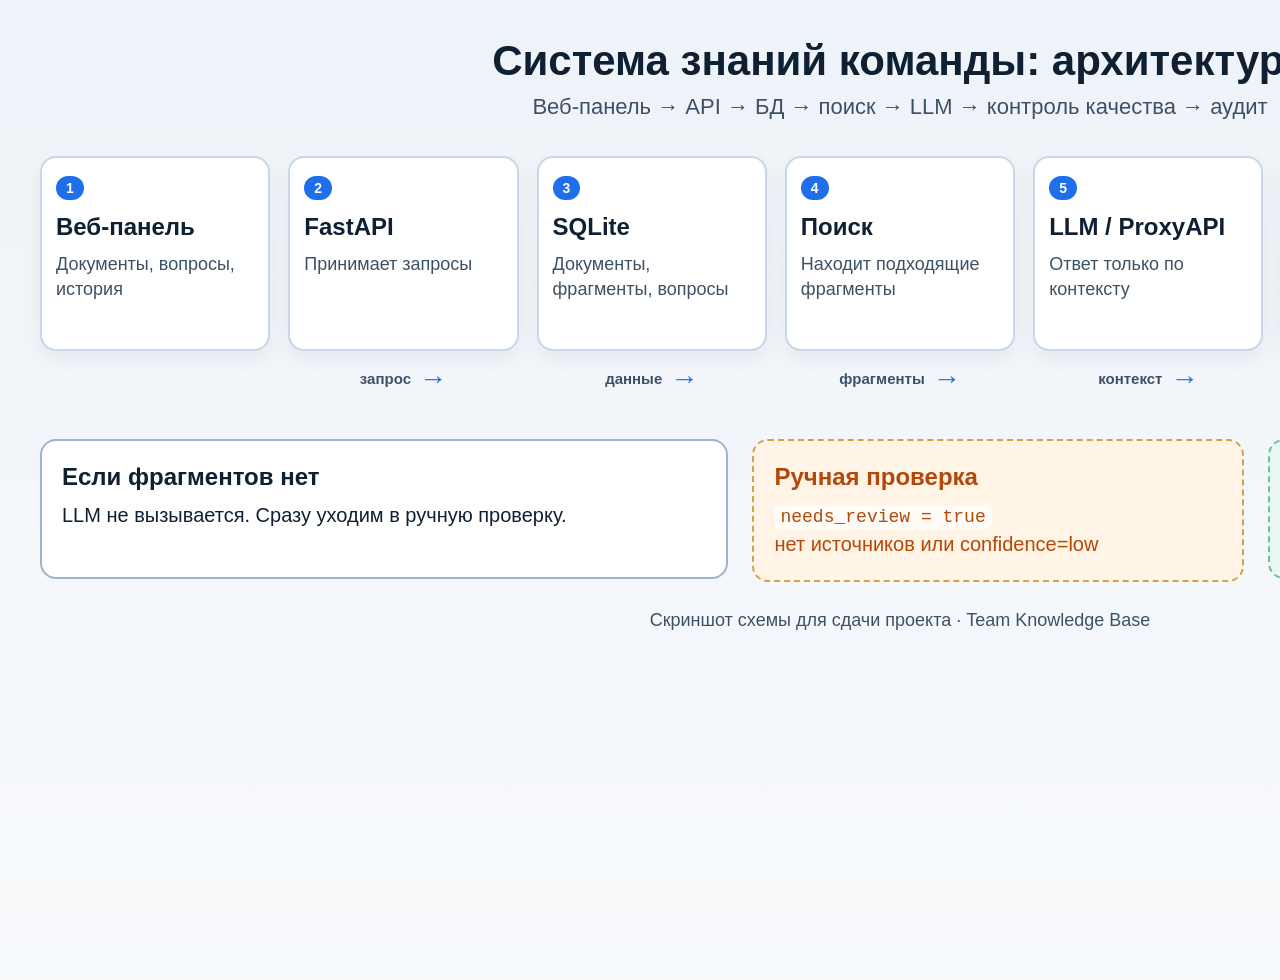
<file: docs/evidence/architecture_board.html>
<!DOCTYPE html>
<html lang="ru">
<head>
  <meta charset="UTF-8" />
  <title>Архитектура — Система знаний команды</title>
  <style>
    :root {
      --bg: #f4f7fb;
      --ink: #102033;
      --muted: #3d5166;
      --line: #1f6feb;
      --box: #ffffff;
      --border: #c9d6e5;
      --warn: #b54708;
      --warn-bg: #fff4e5;
      --safe: #0b6e4f;
      --safe-bg: #e8f7f0;
    }
    * { box-sizing: border-box; }
    body {
      margin: 0;
      font-family: "Segoe UI", Arial, sans-serif;
      background: var(--bg);
      color: var(--ink);
    }
    .board {
      width: 1800px;
      min-height: 980px;
      padding: 36px 40px 48px;
      background: linear-gradient(180deg, #eef3f9 0%, #f8fafc 100%);
    }
    h1 {
      margin: 0 0 8px;
      font-size: 42px;
      line-height: 1.2;
      text-align: center;
      font-weight: 700;
    }
    .subtitle {
      margin: 0 0 36px;
      text-align: center;
      font-size: 22px;
      color: var(--muted);
    }
    .flow {
      display: grid;
      grid-template-columns: repeat(7, 1fr);
      gap: 18px;
      align-items: stretch;
      position: relative;
    }
    .card {
      background: var(--box);
      border: 2px solid var(--border);
      border-radius: 16px;
      padding: 18px 14px;
      min-height: 150px;
      box-shadow: 0 8px 20px rgba(16, 32, 51, 0.06);
      position: relative;
    }
    .card .num {
      display: inline-block;
      font-size: 14px;
      font-weight: 700;
      color: #fff;
      background: var(--line);
      border-radius: 999px;
      padding: 4px 10px;
      margin-bottom: 12px;
    }
    .card h2 {
      margin: 0 0 10px;
      font-size: 24px;
      line-height: 1.25;
    }
    .card p {
      margin: 0;
      font-size: 18px;
      line-height: 1.35;
      color: var(--muted);
    }
    .arrows {
      display: grid;
      grid-template-columns: repeat(7, 1fr);
      gap: 18px;
      margin: 10px 0 8px;
      height: 36px;
    }
    .arrows .slot {
      display: flex;
      align-items: center;
      justify-content: center;
      font-size: 28px;
      color: var(--line);
      font-weight: 700;
    }
    .arrows .slot span {
      font-size: 15px;
      color: var(--muted);
      margin-right: 8px;
      font-weight: 600;
    }
    .branch {
      margin-top: 42px;
      display: grid;
      grid-template-columns: 1.4fr 1fr 1fr;
      gap: 24px;
      align-items: start;
    }
    .note, .review, .safe {
      border-radius: 16px;
      padding: 22px 20px;
      border: 2px dashed #d0a24c;
      background: var(--warn-bg);
      color: var(--warn);
      min-height: 140px;
    }
    .review h3, .safe h3, .note h3 {
      margin: 0 0 10px;
      font-size: 24px;
    }
    .review p, .safe p, .note p {
      margin: 0;
      font-size: 20px;
      line-height: 1.4;
    }
    .safe {
      border-color: #6fbf9a;
      background: var(--safe-bg);
      color: var(--safe);
    }
    .note {
      border-style: solid;
      border-color: #9db4cb;
      background: #fff;
      color: var(--ink);
    }
    .note code, .review code {
      font-family: Consolas, "Courier New", monospace;
      font-size: 18px;
      background: rgba(255,255,255,0.7);
      padding: 2px 6px;
      border-radius: 6px;
    }
    .legend {
      margin-top: 28px;
      font-size: 18px;
      color: var(--muted);
      text-align: center;
    }
  </style>
</head>
<body>
  <div class="board" id="board">
    <h1>Система знаний команды: архитектура</h1>
    <p class="subtitle">Веб-панель → API → БД → поиск → LLM → контроль качества → аудит</p>

    <div class="flow">
      <div class="card">
        <div class="num">1</div>
        <h2>Веб-панель</h2>
        <p>Документы, вопросы, история</p>
      </div>
      <div class="card">
        <div class="num">2</div>
        <h2>FastAPI</h2>
        <p>Принимает запросы</p>
      </div>
      <div class="card">
        <div class="num">3</div>
        <h2>SQLite</h2>
        <p>Документы, фрагменты, вопросы</p>
      </div>
      <div class="card">
        <div class="num">4</div>
        <h2>Поиск</h2>
        <p>Находит подходящие фрагменты</p>
      </div>
      <div class="card">
        <div class="num">5</div>
        <h2>LLM / ProxyAPI</h2>
        <p>Ответ только по контексту</p>
      </div>
      <div class="card">
        <div class="num">6</div>
        <h2>Контроль качества</h2>
        <p>Строгий JSON, источники, confidence</p>
      </div>
      <div class="card">
        <div class="num">7</div>
        <h2>Аудит</h2>
        <p>Вход, выход, статус, ошибка, время</p>
      </div>
    </div>

    <div class="arrows">
      <div class="slot"></div>
      <div class="slot"><span>запрос</span>→</div>
      <div class="slot"><span>данные</span>→</div>
      <div class="slot"><span>фрагменты</span>→</div>
      <div class="slot"><span>контекст</span>→</div>
      <div class="slot"><span>JSON</span>→</div>
      <div class="slot"><span>запись</span>→</div>
    </div>

    <div class="branch">
      <div class="note">
        <h3>Если фрагментов нет</h3>
        <p>LLM не вызывается. Сразу уходим в ручную проверку.</p>
      </div>
      <div class="review">
        <h3>Ручная проверка</h3>
        <p><code>needs_review = true</code><br/>нет источников или confidence=low</p>
      </div>
      <div class="safe">
        <h3>Безопасный ответ</h3>
        <p>«Данных недостаточно»</p>
      </div>
    </div>

    <p class="legend">Скриншот схемы для сдачи проекта · Team Knowledge Base</p>
  </div>
</body>
</html>
</file>
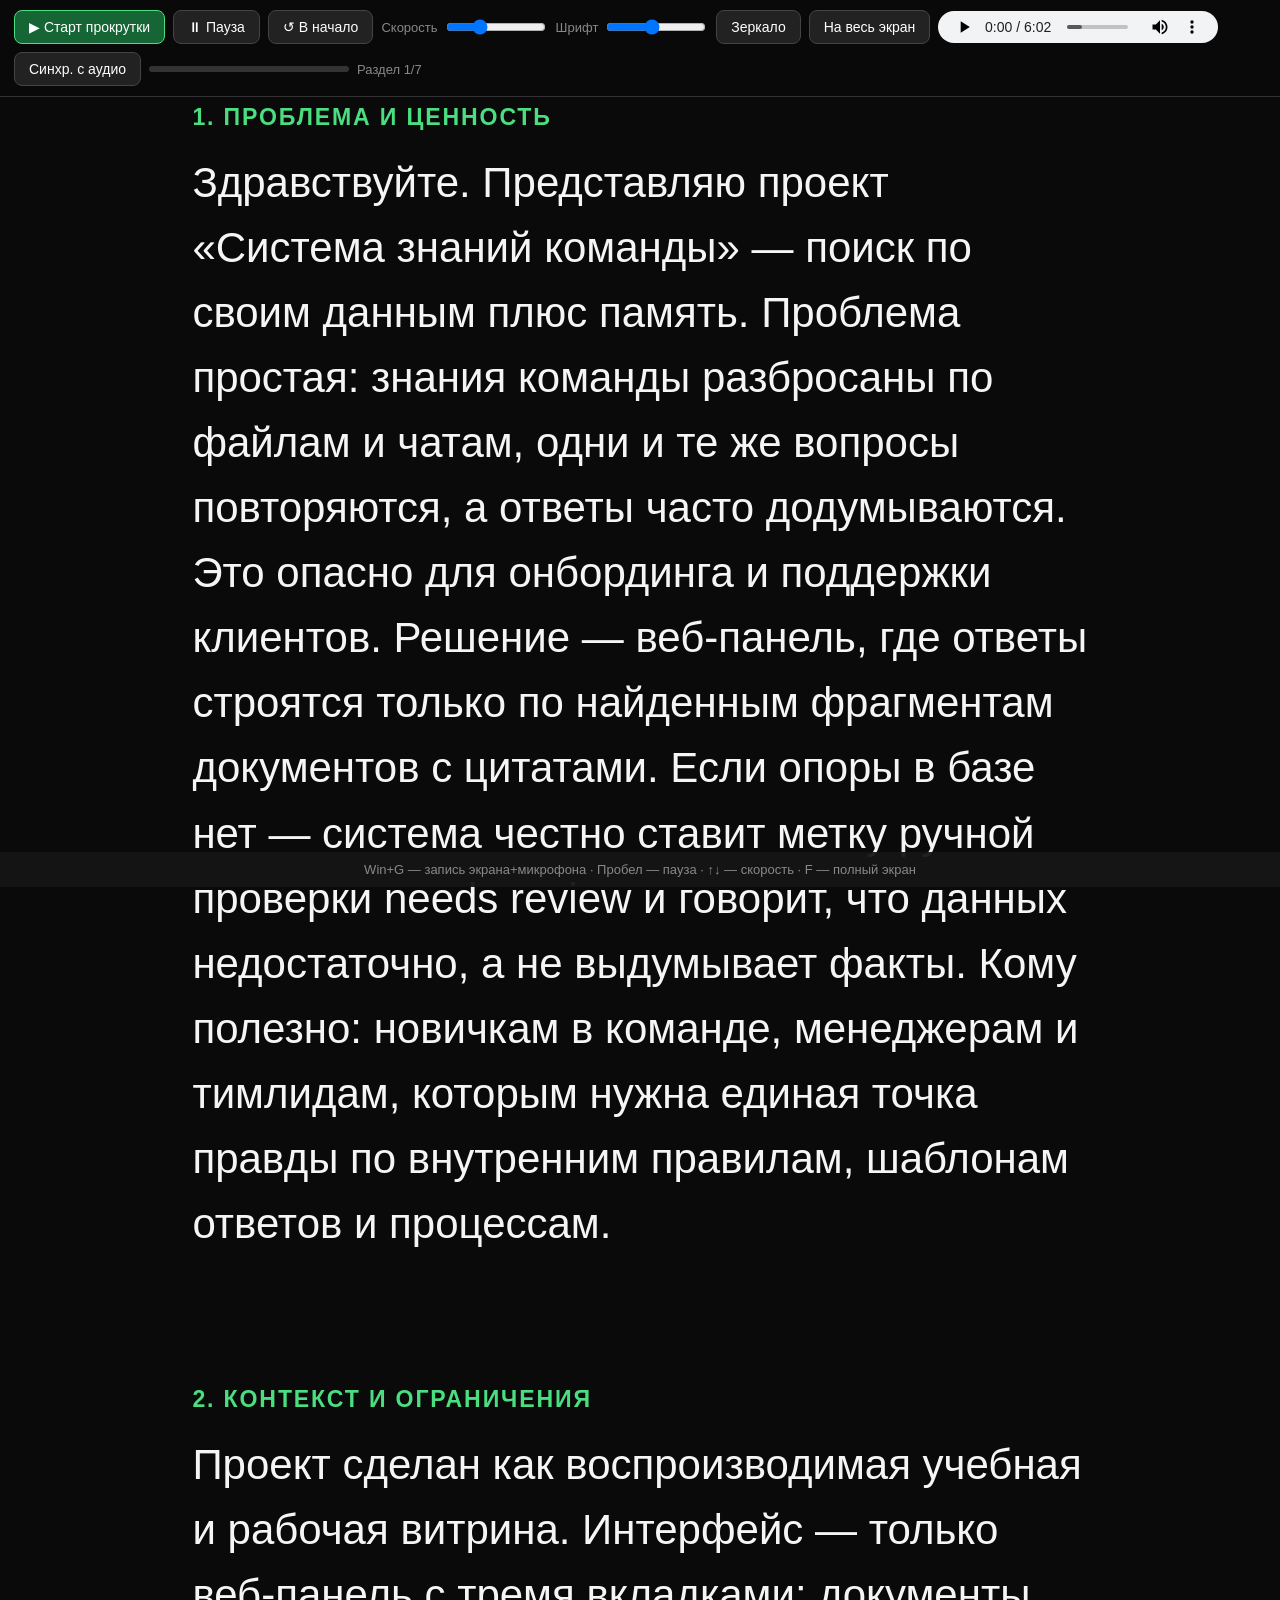
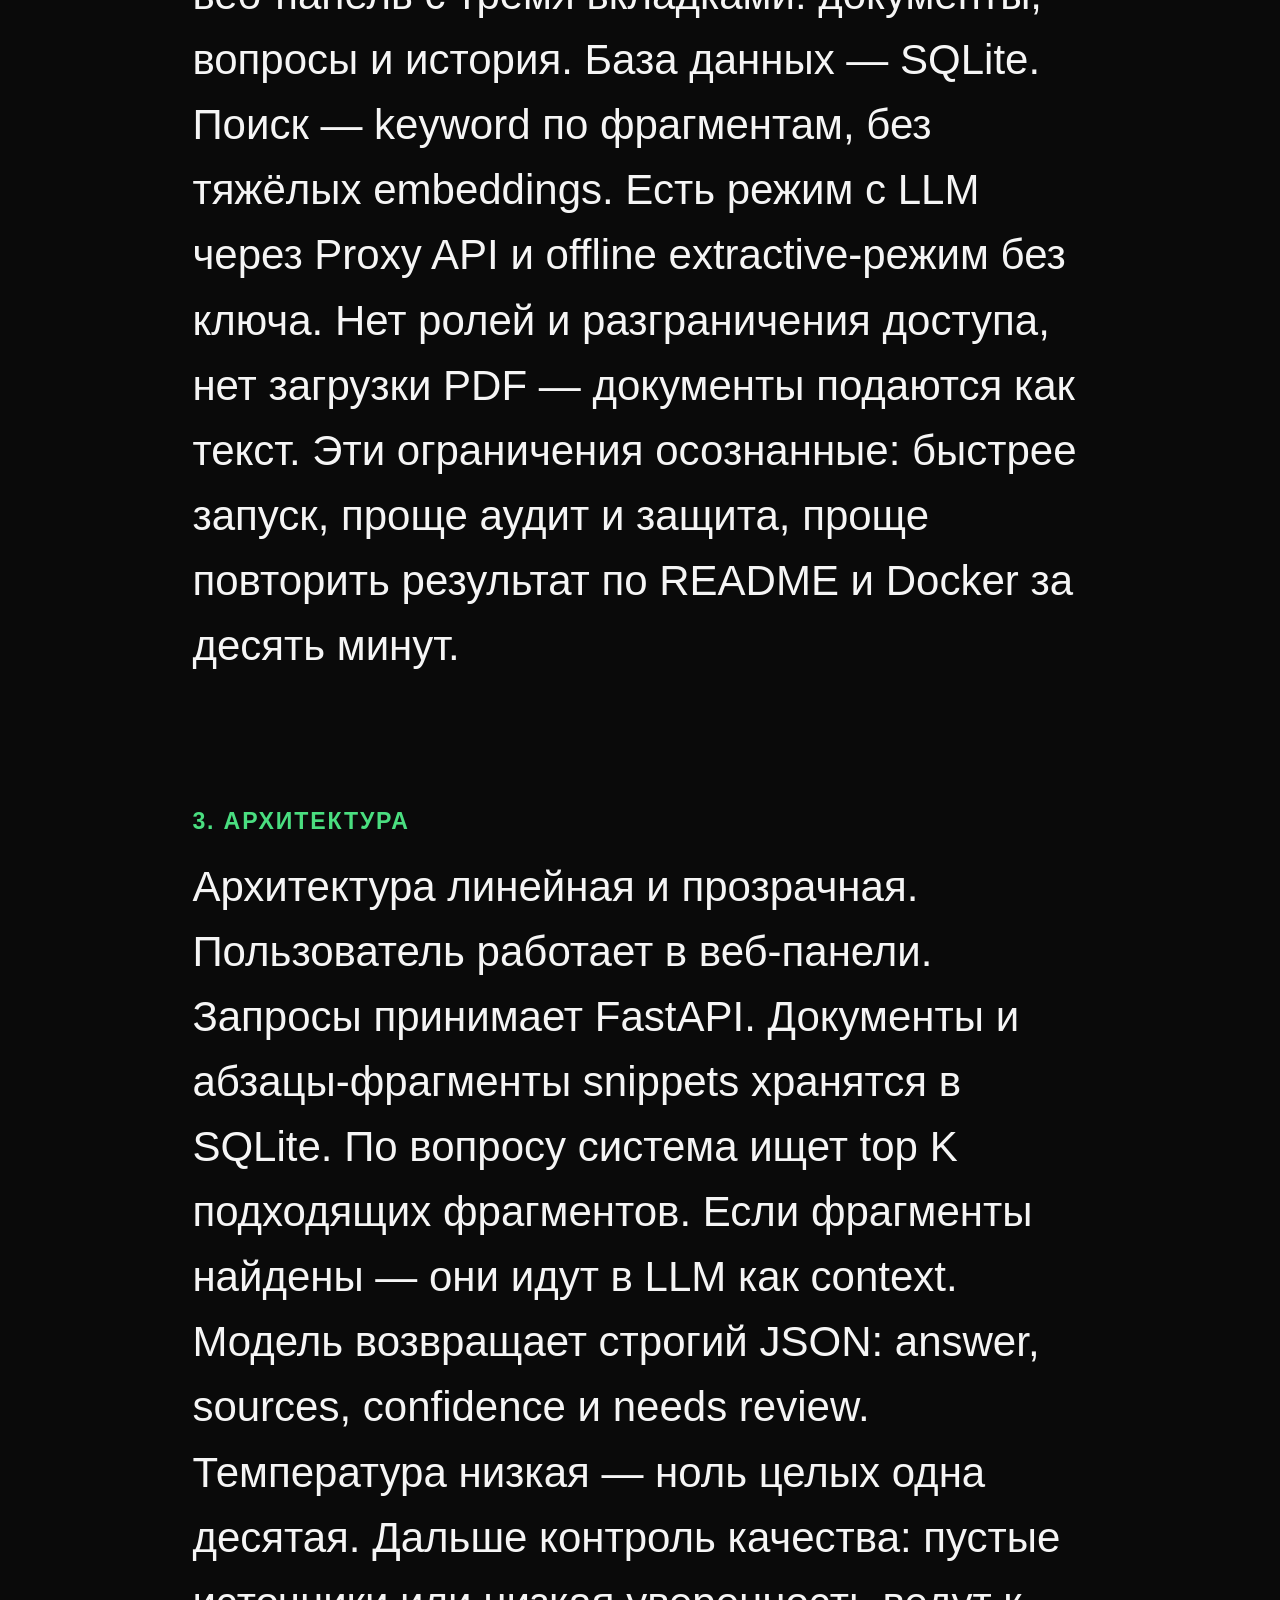
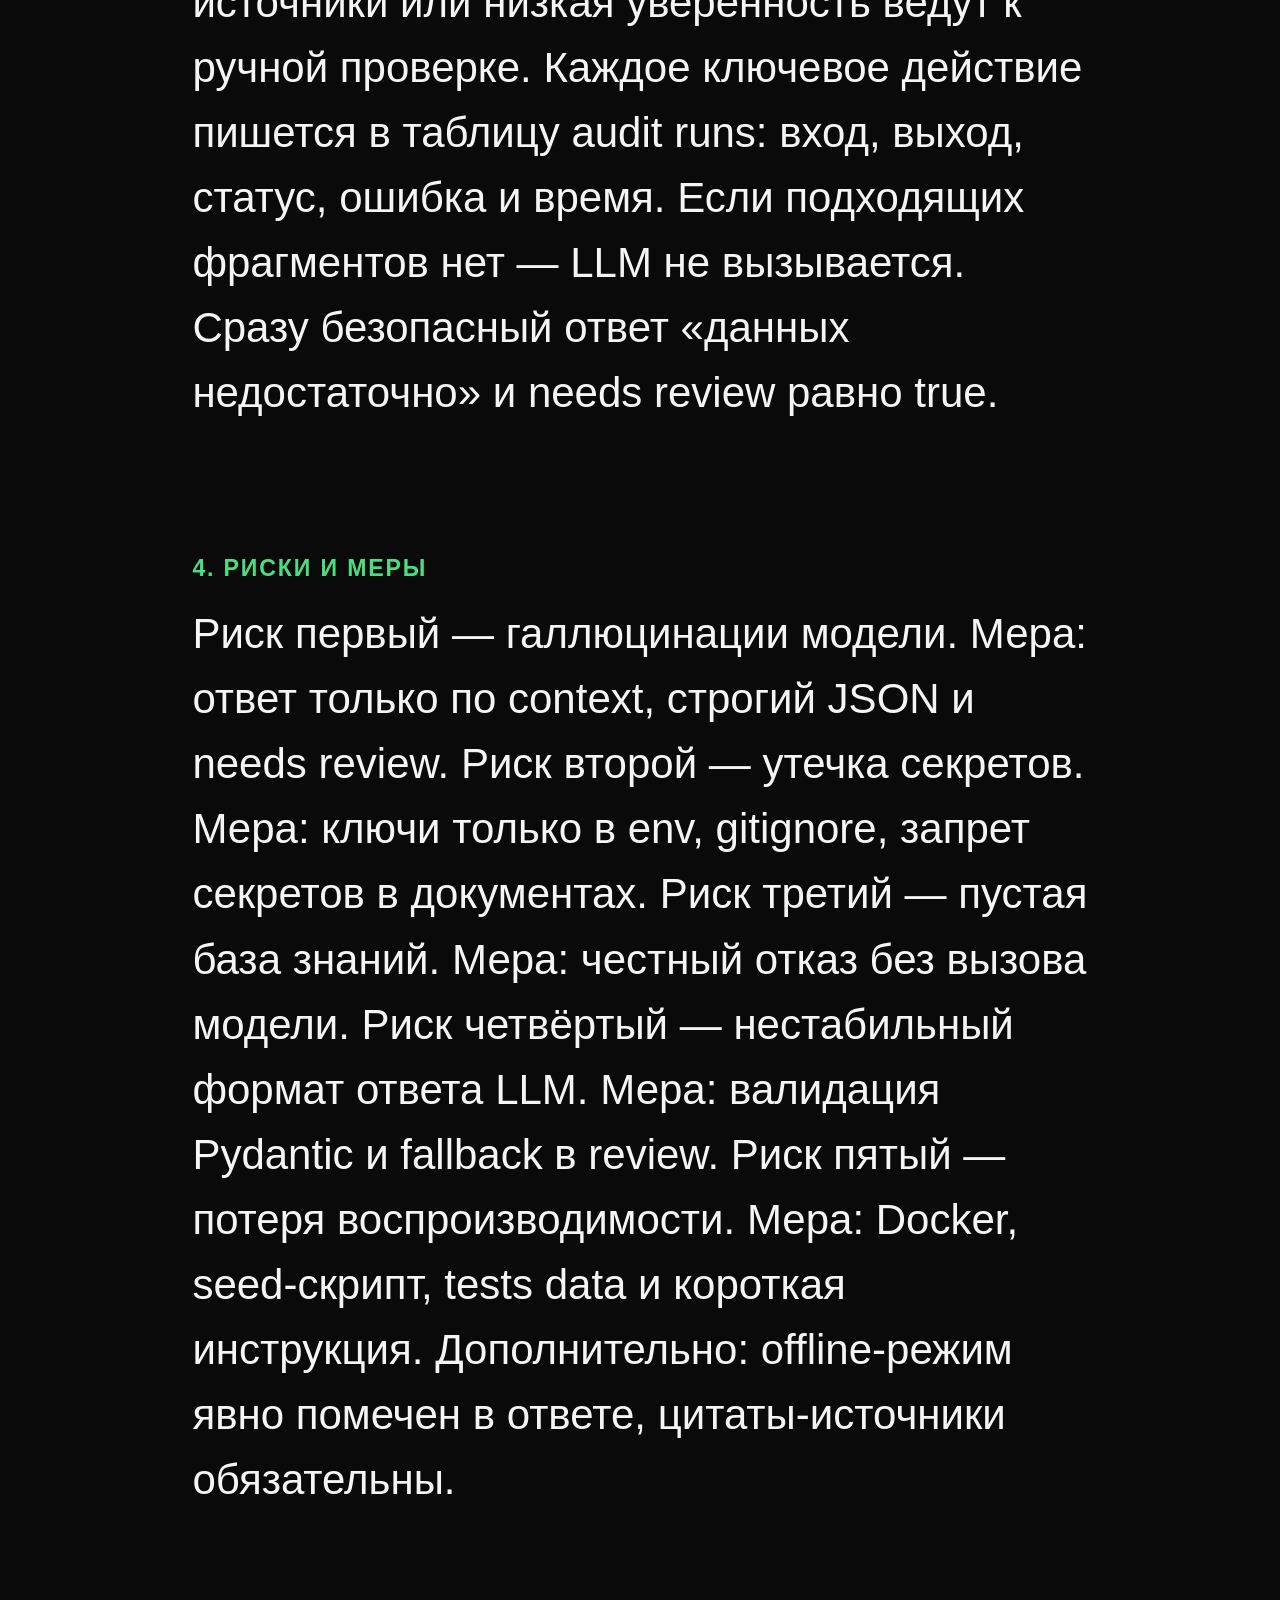
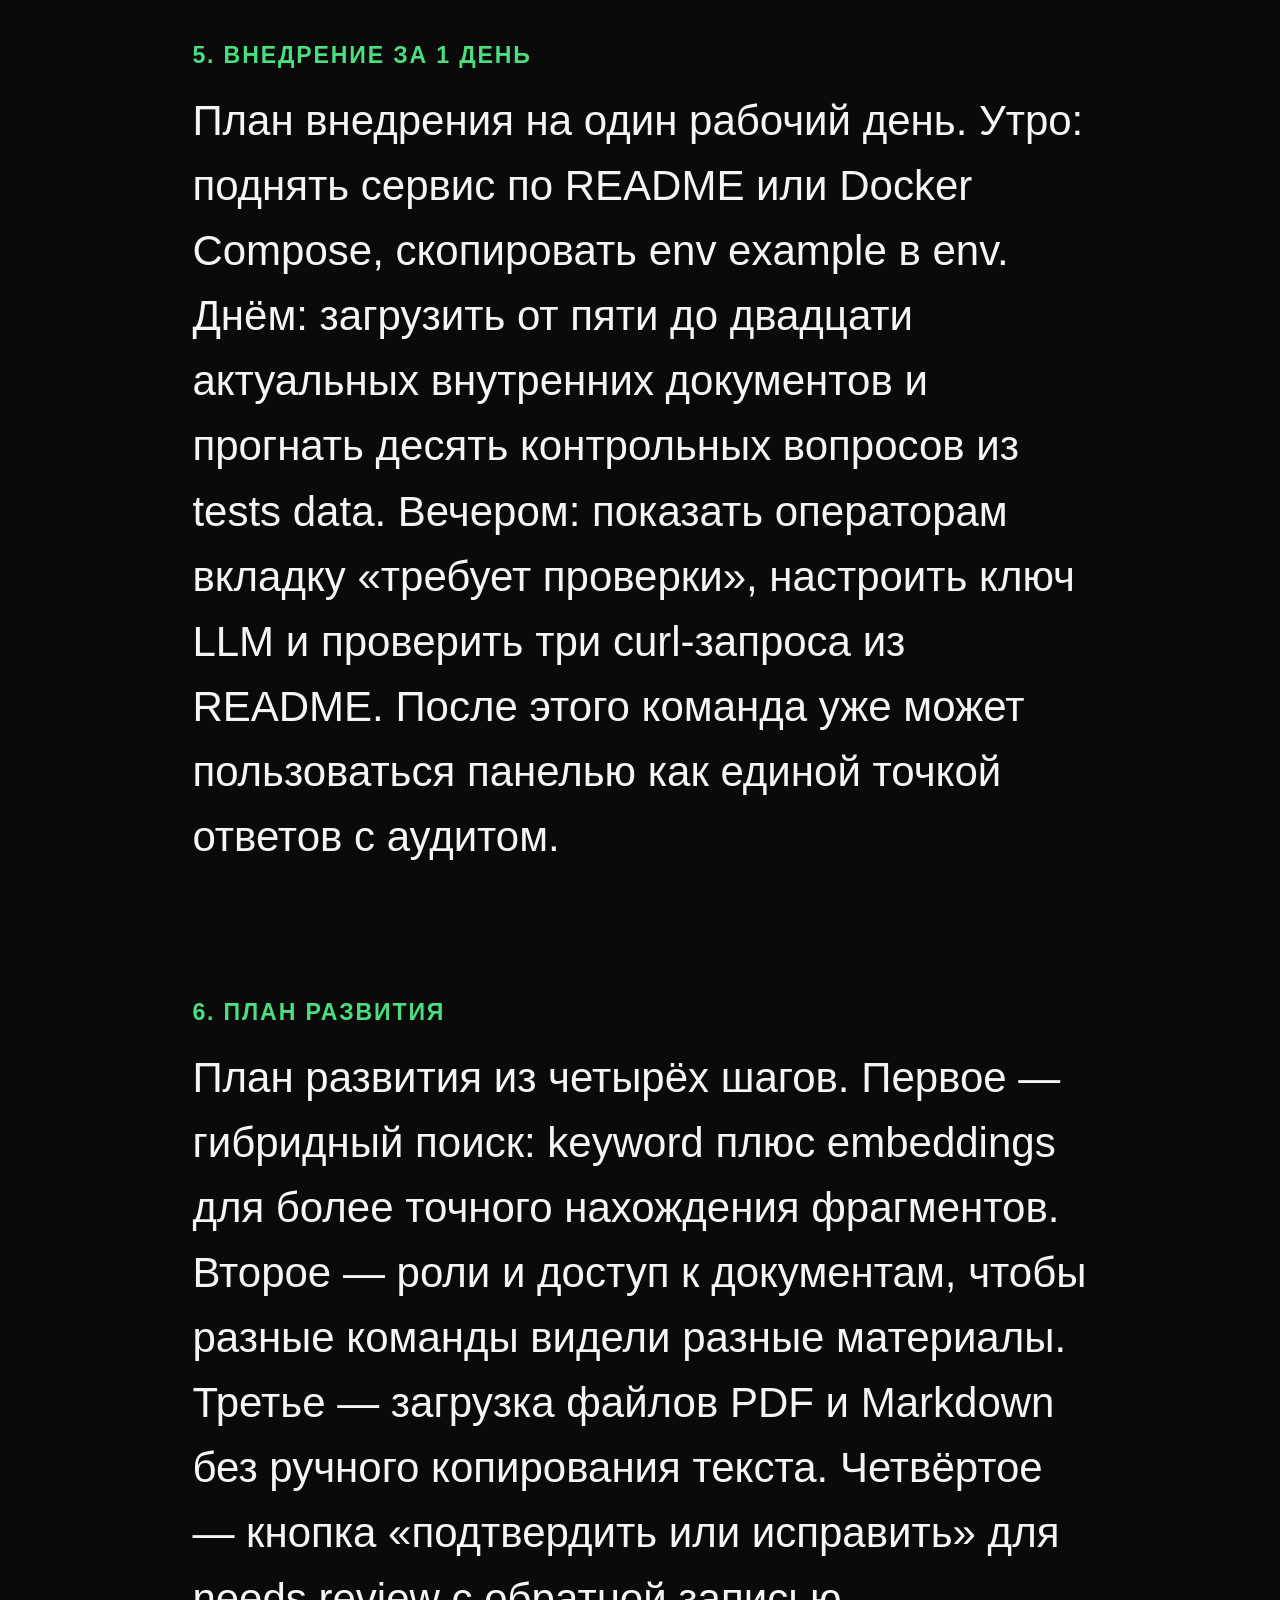
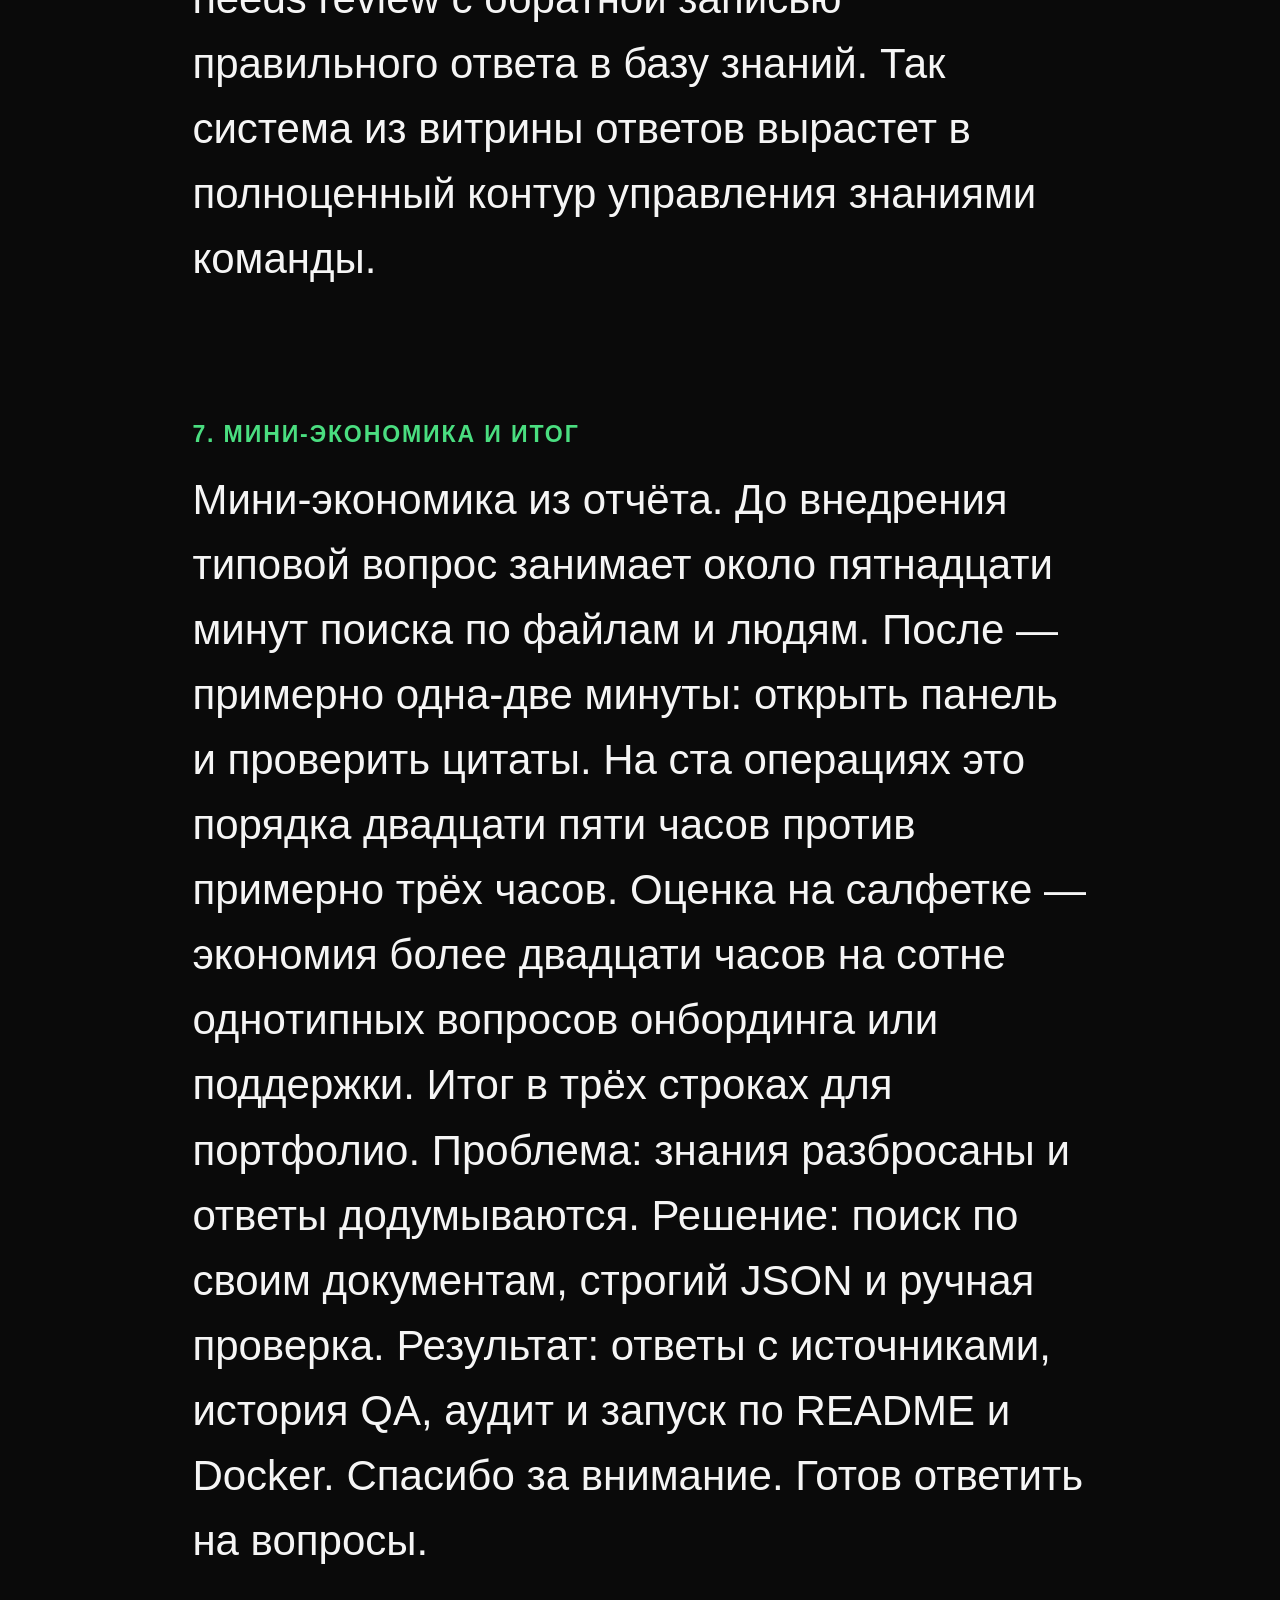
<file: docs/evidence/teleprompter.html>
<!DOCTYPE html>
<html lang="ru">
<head>
  <meta charset="UTF-8" />
<meta name="viewport" content="width=device-width, initial-scale=1" />
  <title>Телесуфлёр — защита проекта</title>
  <style>
    :root {
      --bg: #0a0a0a;
      --text: #f5f5f5;
      --muted: #888;
      --accent: #4ade80;
      --panel: #161616;
    }
    * { box-sizing: border-box; }
    html, body { margin: 0; height: 100%; background: var(--bg); color: var(--text); font-family: "Segoe UI", Arial, sans-serif; }
    .toolbar {
      position: fixed; top: 0; left: 0; right: 0; z-index: 10;
      display: flex; flex-wrap: wrap; gap: 8px; align-items: center;
      padding: 10px 14px; background: rgba(10,10,10,0.95); border-bottom: 1px solid #333;
    }
    .toolbar label { font-size: 13px; color: var(--muted); display: flex; align-items: center; gap: 6px; }
    .toolbar input[type=range] { width: 100px; }
    button {
      background: #222; color: #fff; border: 1px solid #444; border-radius: 8px;
      padding: 8px 14px; cursor: pointer; font-size: 14px;
    }
    button:hover { background: #333; }
    button.primary { background: #166534; border-color: #4ade80; }
    button.primary:hover { background: #15803d; }
    .stage {
      padding: 100px 8vw 40vh; max-width: 1100px; margin: 0 auto;
      font-size: clamp(28px, 4.2vw, 52px); line-height: 1.55; font-weight: 500;
    }
    .section { margin-bottom: 3em; scroll-margin-top: 120px; }
    .section h2 {
      font-size: 0.55em; color: var(--accent); text-transform: uppercase;
      letter-spacing: 0.08em; margin: 0 0 0.6em; font-weight: 700;
    }
    .section p { margin: 0; }
    .hint {
      position: fixed; bottom: 0; left: 0; right: 0; padding: 10px 16px;
      background: rgba(22,22,22,0.95); font-size: 13px; color: var(--muted); text-align: center;
    }
    .mirror .stage { transform: scaleX(-1); }
    audio { height: 32px; max-width: 280px; }
    .recording { color: #f87171; font-weight: 700; animation: pulse 1.2s infinite; }
    @keyframes pulse { 50% { opacity: 0.5; } }
    .progress { flex: 1; min-width: 120px; max-width: 200px; height: 6px; background: #333; border-radius: 3px; overflow: hidden; }
    .progress > div { height: 100%; background: var(--accent); width: 0%; transition: width 0.2s; }
  </style>
</head>
<body>
  <div class="toolbar">
    <button id="btn-start" class="primary">▶ Старт прокрутки</button>
    <button id="btn-pause">⏸ Пауза</button>
    <button id="btn-reset">↺ В начало</button>
    <label>Скорость <input type="range" id="speed" min="20" max="120" value="52" /></label>
    <label>Шрифт <input type="range" id="font" min="24" max="64" value="42" /></label>
    <button id="btn-mirror">Зеркало</button>
    <button id="btn-full">На весь экран</button>
    <audio id="ref-audio" controls src="defense_reference_dmitry.mp3"></audio>
    <button id="btn-sync">Синхр. с аудио</button>
    <div class="progress" title="Прогресс"><div id="prog"></div></div>
    <span id="section-label" style="font-size:13px;color:#888">Раздел 1/7</span>
  </div>

  <div class="stage" id="stage"></div>
  <p class="hint">Win+G — запись экрана+микрофона · Пробел — пауза · ↑↓ — скорость · F — полный экран</p>

  <script>
    const SECTIONS = [
      { title: "1. Проблема и ценность", text: `Здравствуйте. Представляю проект «Система знаний команды» — поиск по своим данным плюс память. Проблема простая: знания команды разбросаны по файлам и чатам, одни и те же вопросы повторяются, а ответы часто додумываются. Это опасно для онбординга и поддержки клиентов. Решение — веб-панель, где ответы строятся только по найденным фрагментам документов с цитатами. Если опоры в базе нет — система честно ставит метку ручной проверки needs review и говорит, что данных недостаточно, а не выдумывает факты. Кому полезно: новичкам в команде, менеджерам и тимлидам, которым нужна единая точка правды по внутренним правилам, шаблонам ответов и процессам.` },
      { title: "2. Контекст и ограничения", text: `Проект сделан как воспроизводимая учебная и рабочая витрина. Интерфейс — только веб-панель с тремя вкладками: документы, вопросы и история. База данных — SQLite. Поиск — keyword по фрагментам, без тяжёлых embeddings. Есть режим с LLM через Proxy API и offline extractive-режим без ключа. Нет ролей и разграничения доступа, нет загрузки PDF — документы подаются как текст. Эти ограничения осознанные: быстрее запуск, проще аудит и защита, проще повторить результат по README и Docker за десять минут.` },
      { title: "3. Архитектура", text: `Архитектура линейная и прозрачная. Пользователь работает в веб-панели. Запросы принимает FastAPI. Документы и абзацы-фрагменты snippets хранятся в SQLite. По вопросу система ищет top K подходящих фрагментов. Если фрагменты найдены — они идут в LLM как context. Модель возвращает строгий JSON: answer, sources, confidence и needs review. Температура низкая — ноль целых одна десятая. Дальше контроль качества: пустые источники или низкая уверенность ведут к ручной проверке. Каждое ключевое действие пишется в таблицу audit runs: вход, выход, статус, ошибка и время. Если подходящих фрагментов нет — LLM не вызывается. Сразу безопасный ответ «данных недостаточно» и needs review равно true.` },
      { title: "4. Риски и меры", text: `Риск первый — галлюцинации модели. Мера: ответ только по context, строгий JSON и needs review. Риск второй — утечка секретов. Мера: ключи только в env, gitignore, запрет секретов в документах. Риск третий — пустая база знаний. Мера: честный отказ без вызова модели. Риск четвёртый — нестабильный формат ответа LLM. Мера: валидация Pydantic и fallback в review. Риск пятый — потеря воспроизводимости. Мера: Docker, seed-скрипт, tests data и короткая инструкция. Дополнительно: offline-режим явно помечен в ответе, цитаты-источники обязательны.` },
      { title: "5. Внедрение за 1 день", text: `План внедрения на один рабочий день. Утро: поднять сервис по README или Docker Compose, скопировать env example в env. Днём: загрузить от пяти до двадцати актуальных внутренних документов и прогнать десять контрольных вопросов из tests data. Вечером: показать операторам вкладку «требует проверки», настроить ключ LLM и проверить три curl-запроса из README. После этого команда уже может пользоваться панелью как единой точкой ответов с аудитом.` },
      { title: "6. План развития", text: `План развития из четырёх шагов. Первое — гибридный поиск: keyword плюс embeddings для более точного нахождения фрагментов. Второе — роли и доступ к документам, чтобы разные команды видели разные материалы. Третье — загрузка файлов PDF и Markdown без ручного копирования текста. Четвёртое — кнопка «подтвердить или исправить» для needs review с обратной записью правильного ответа в базу знаний. Так система из витрины ответов вырастет в полноценный контур управления знаниями команды.` },
      { title: "7. Мини-экономика и итог", text: `Мини-экономика из отчёта. До внедрения типовой вопрос занимает около пятнадцати минут поиска по файлам и людям. После — примерно одна-две минуты: открыть панель и проверить цитаты. На ста операциях это порядка двадцати пяти часов против примерно трёх часов. Оценка на салфетке — экономия более двадцати часов на сотне однотипных вопросов онбординга или поддержки. Итог в трёх строках для портфолио. Проблема: знания разбросаны и ответы додумываются. Решение: поиск по своим документам, строгий JSON и ручная проверка. Результат: ответы с источниками, история QA, аудит и запуск по README и Docker. Спасибо за внимание. Готов ответить на вопросы.` },
    ];

    const stage = document.getElementById("stage");
    SECTIONS.forEach((s, i) => {
      const el = document.createElement("div");
      el.className = "section";
      el.id = "sec-" + i;
      el.innerHTML = `<h2>${s.title}</h2><p>${s.text}</p>`;
      stage.appendChild(el);
    });

    let scrolling = false;
    let raf = null;
    let syncMode = false;
    const speedEl = document.getElementById("speed");
    const fontEl = document.getElementById("font");
    const audio = document.getElementById("ref-audio");
    const prog = document.getElementById("prog");
    const sectionLabel = document.getElementById("section-label");

    function pxPerSec() { return Number(speedEl.value); }
    function applyFont() {
      stage.style.fontSize = fontEl.value + "px";
    }
    applyFont();
    fontEl.oninput = applyFont;

    function tick() {
      if (!scrolling) return;
      if (syncMode && audio.duration) {
        const ratio = audio.currentTime / audio.duration;
        const maxScroll = document.documentElement.scrollHeight - window.innerHeight;
        window.scrollTo(0, ratio * maxScroll);
        prog.style.width = (ratio * 100) + "%";
      } else {
        window.scrollBy(0, pxPerSec() / 60);
        const maxScroll = document.documentElement.scrollHeight - window.innerHeight;
        prog.style.width = Math.min(100, (window.scrollY / maxScroll) * 100) + "%";
      }
      updateSectionLabel();
      raf = requestAnimationFrame(tick);
    }

    function updateSectionLabel() {
      const y = window.scrollY + 140;
      let idx = 0;
      for (let i = 0; i < SECTIONS.length; i++) {
        const el = document.getElementById("sec-" + i);
        if (el && el.offsetTop <= y) idx = i;
      }
      sectionLabel.textContent = `Раздел ${idx + 1}/${SECTIONS.length}`;
    }

    function startScroll() {
      scrolling = true;
      if (syncMode) audio.play();
      cancelAnimationFrame(raf);
      raf = requestAnimationFrame(tick);
    }
    function pauseScroll() {
      scrolling = false;
      if (syncMode) audio.pause();
      cancelAnimationFrame(raf);
    }
    function resetScroll() {
      pauseScroll();
      window.scrollTo(0, 0);
      audio.currentTime = 0;
      prog.style.width = "0%";
      updateSectionLabel();
    }

    document.getElementById("btn-start").onclick = startScroll;
    document.getElementById("btn-pause").onclick = pauseScroll;
    document.getElementById("btn-reset").onclick = resetScroll;
    document.getElementById("btn-mirror").onclick = () => document.body.classList.toggle("mirror");
    document.getElementById("btn-full").onclick = () => {
      if (!document.fullscreenElement) document.documentElement.requestFullscreen();
      else document.exitFullscreen();
    };
    document.getElementById("btn-sync").onclick = () => {
      syncMode = !syncMode;
      document.getElementById("btn-sync").textContent = syncMode ? "Синхр: ВКЛ" : "Синхр. с аудио";
      document.getElementById("btn-sync").classList.toggle("primary", syncMode);
    };

    document.addEventListener("keydown", (e) => {
      if (e.code === "Space") { e.preventDefault(); scrolling ? pauseScroll() : startScroll(); }
      if (e.code === "ArrowUp") { speedEl.value = Math.min(120, Number(speedEl.value) + 5); }
      if (e.code === "ArrowDown") { speedEl.value = Math.max(20, Number(speedEl.value) - 5); }
      if (e.code === "KeyF") document.getElementById("btn-full").click();
    });

    audio.addEventListener("timeupdate", () => {
      if (syncMode && scrolling) {
        const ratio = audio.currentTime / audio.duration;
        prog.style.width = (ratio * 100) + "%";
      }
    });
    audio.addEventListener("ended", () => { scrolling = false; cancelAnimationFrame(raf); });
  </script>
</body>
</html>
</file>
